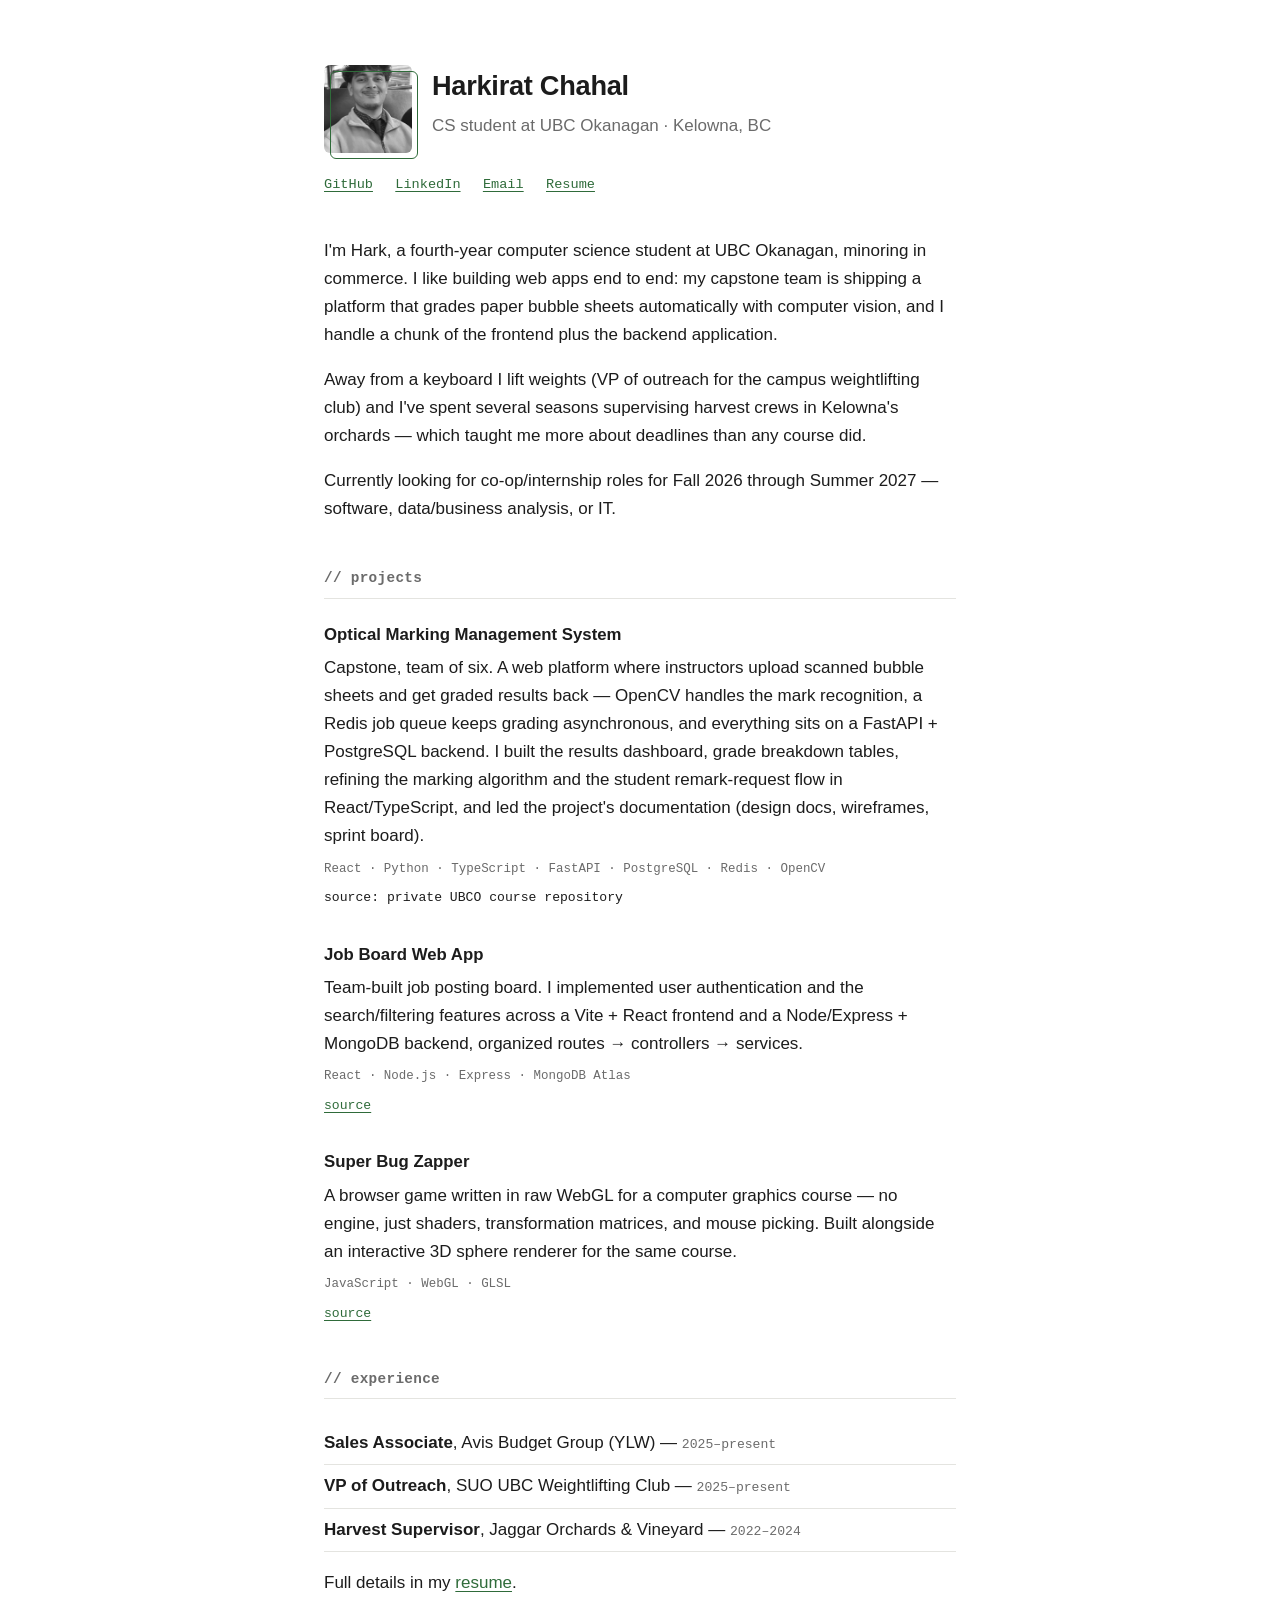
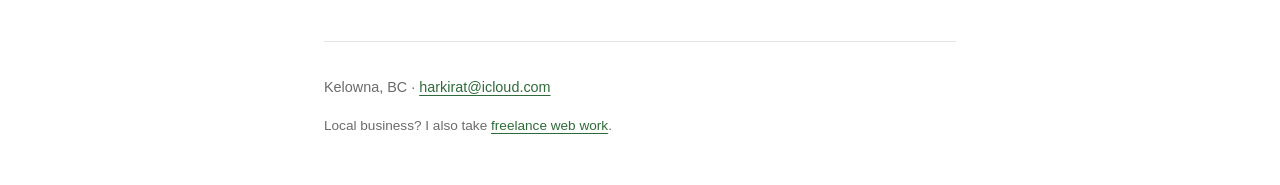
<file: index.html>
<!DOCTYPE html>
<html lang="en">
<head>
  <meta charset="UTF-8">
  <meta name="viewport" content="width=device-width, initial-scale=1.0">
  <title>Harkirat Chahal</title>
  <meta name="description" content="Harkirat Chahal — computer science student at UBC Okanagan. Projects, experience, and contact.">
  <link rel="stylesheet" href="style.css">
</head>
<body>
  <main>
    <header>
      <div class="header-row">                   
        <a href="#" class="pfp" aria-hidden="true" tabindex="-1"> 
          <img src="linkedin-pic.jpeg" alt="Harkirat Chahal">       
        </a>                                                      
        <div>
          <h1>Harkirat Chahal</h1>
          <p class="tagline">CS student at UBC Okanagan · Kelowna, BC</p>
        </div>                                                    <!-- new -->
      </div> 
      <nav class="links">
        <a href="https://github.com/harkirat-c">GitHub</a>
        <a href="https://www.linkedin.com/in/harkirat-chahal/">LinkedIn</a>
        <a href="mailto:harkirat@icloud.com">Email</a>
        <a href="Harkirat_Chahal_Resume.pdf">Resume</a>
      </nav>
    </header>

    <section id="about">
      <p>
        I'm Hark, a fourth-year computer science student at UBC Okanagan, minoring in
        commerce. I like building web apps end to end: my capstone team is shipping a
        platform that grades paper bubble sheets automatically with computer vision,
        and I handle a chunk of the frontend plus the backend application.
      </p>
      <p>
        Away from a keyboard I lift weights (VP of outreach for the campus weightlifting
        club) and I've spent several seasons supervising harvest crews in Kelowna's
        orchards — which taught me more about deadlines than any course did.
      </p>
      <p>
        Currently looking for co-op/internship roles for Fall 2026 through Summer 2027 —
        software, data/business analysis, or IT.
      </p>
    </section>

    <section id="projects">
      <h2>// projects</h2>

      <article class="project">
        <h3>Optical Marking Management System</h3>
        <p>
          Capstone, team of six. A web platform where instructors upload scanned
          bubble sheets and get graded results back — OpenCV handles the mark recognition,
          a Redis job queue keeps grading asynchronous, and everything sits on a FastAPI +
          PostgreSQL backend. I built the results dashboard, grade breakdown tables, refining the marking algorithm and
          the student remark-request flow in React/TypeScript, and led the project's
          documentation (design docs, wireframes, sprint board).
        </p>
        <p class="tags">React · Python · TypeScript · FastAPI · PostgreSQL · Redis · OpenCV</p>
        <p class="plink">source: private UBCO course repository</p>
      </article>

      <article class="project">
        <h3>Job Board Web App</h3>
        <p>
          Team-built job posting board. I implemented user authentication and the
          search/filtering features across a Vite + React frontend and a Node/Express +
          MongoDB backend, organized routes → controllers → services.
        </p>
        <p class="tags">React · Node.js · Express · MongoDB Atlas</p>
        <p class="plink"><a href="https://github.com/harkirat-c/job-board-showcase">source</a></p>
      </article>

      <article class="project">
        <h3>Super Bug Zapper</h3>
        <p>
          A browser game written in raw WebGL for a computer graphics course — no engine,
          just shaders, transformation matrices, and mouse picking. Built alongside an
          interactive 3D sphere renderer for the same course.
        </p>
        <p class="tags">JavaScript · WebGL · GLSL</p>
        <p class="plink"><a href="https://github.com/harkirat-c/SuperBugZapper">source</a></p>
      </article>
    </section>

    <section id="experience">
      <h2>// experience</h2>
      <ul class="jobs">
        <li><span class="role">Sales Associate</span>, Avis Budget Group (YLW) — <span class="when">2025–present</span></li>
        <li><span class="role">VP of Outreach</span>, SUO UBC Weightlifting Club — <span class="when">2025–present</span></li>
        <li><span class="role">Harvest Supervisor</span>, Jaggar Orchards &amp; Vineyard — <span class="when">2022–2024</span></li>
      </ul>
      <p>Full details in my <a href="Harkirat_Chahal_Resume.pdf">resume</a>.</p>
    </section>

    <footer>
      <p>Kelowna, BC · <a href="mailto:harkirat@icloud.com">harkirat@icloud.com</a></p>
      <p class="foot-alt">Local business? I also take <a href="hire.html">freelance web work</a>.</p>
    </footer>
  </main>
</body>
</html>
</file>
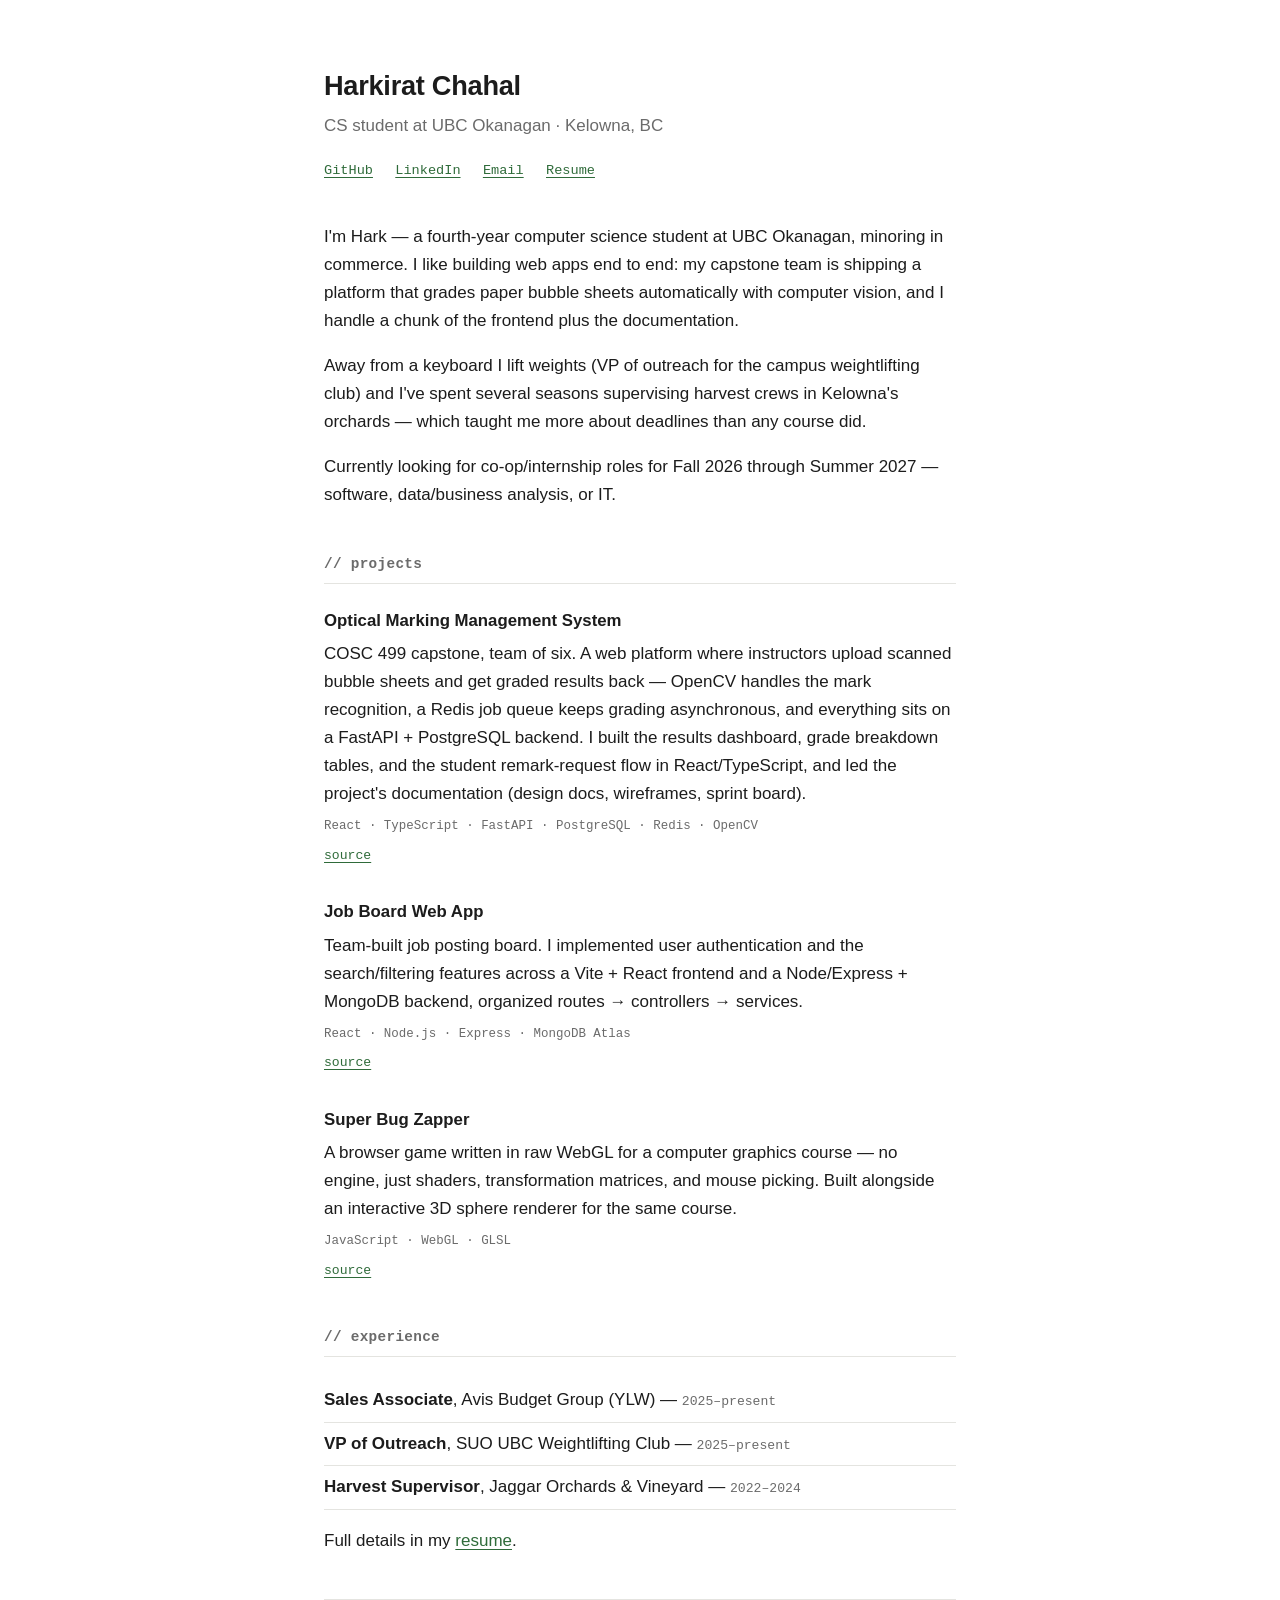
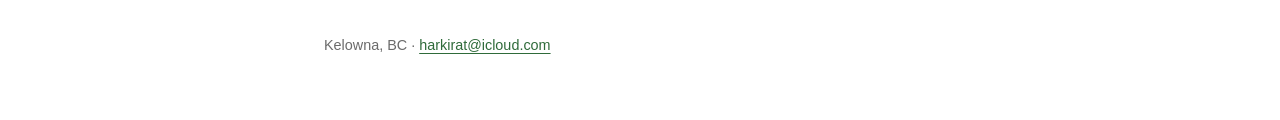
<file: portfolio-site/index.html>
<!DOCTYPE html>
<html lang="en">
<head>
  <meta charset="UTF-8">
  <meta name="viewport" content="width=device-width, initial-scale=1.0">
  <title>Harkirat Chahal</title>
  <meta name="description" content="Harkirat Chahal — computer science student at UBC Okanagan. Projects, experience, and contact.">
  <link rel="stylesheet" href="style.css">
</head>
<body>
  <main>
    <header>
      <h1>Harkirat Chahal</h1>
      <p class="tagline">CS student at UBC Okanagan · Kelowna, BC</p>
      <nav class="links">
        <a href="https://github.com/harkirat-c">GitHub</a>
        <a href="https://www.linkedin.com/in/harkirat-chahal/">LinkedIn</a>
        <a href="mailto:harkirat@icloud.com">Email</a>
        <a href="Harkirat_Chahal_Resume.pdf">Resume</a>
      </nav>
    </header>

    <section id="about">
      <p>
        I'm Hark — a fourth-year computer science student at UBC Okanagan, minoring in
        commerce. I like building web apps end to end: my capstone team is shipping a
        platform that grades paper bubble sheets automatically with computer vision,
        and I handle a chunk of the frontend plus the documentation.
      </p>
      <p>
        Away from a keyboard I lift weights (VP of outreach for the campus weightlifting
        club) and I've spent several seasons supervising harvest crews in Kelowna's
        orchards — which taught me more about deadlines than any course did.
      </p>
      <p>
        Currently looking for co-op/internship roles for Fall 2026 through Summer 2027 —
        software, data/business analysis, or IT.
      </p>
    </section>

    <section id="projects">
      <h2>// projects</h2>

      <article class="project">
        <h3>Optical Marking Management System</h3>
        <p>
          COSC 499 capstone, team of six. A web platform where instructors upload scanned
          bubble sheets and get graded results back — OpenCV handles the mark recognition,
          a Redis job queue keeps grading asynchronous, and everything sits on a FastAPI +
          PostgreSQL backend. I built the results dashboard, grade breakdown tables, and
          the student remark-request flow in React/TypeScript, and led the project's
          documentation (design docs, wireframes, sprint board).
        </p>
        <p class="tags">React · TypeScript · FastAPI · PostgreSQL · Redis · OpenCV</p>
        <p class="plink"><a href="https://github.com/harkirat-c/REPO">source</a></p>
      </article>

      <article class="project">
        <h3>Job Board Web App</h3>
        <p>
          Team-built job posting board. I implemented user authentication and the
          search/filtering features across a Vite + React frontend and a Node/Express +
          MongoDB backend, organized routes → controllers → services.
        </p>
        <p class="tags">React · Node.js · Express · MongoDB Atlas</p>
        <p class="plink"><a href="https://github.com/harkirat-c/REPO">source</a></p>
      </article>

      <article class="project">
        <h3>Super Bug Zapper</h3>
        <p>
          A browser game written in raw WebGL for a computer graphics course — no engine,
          just shaders, transformation matrices, and mouse picking. Built alongside an
          interactive 3D sphere renderer for the same course.
        </p>
        <p class="tags">JavaScript · WebGL · GLSL</p>
        <p class="plink"><a href="https://github.com/harkirat-c/REPO">source</a></p>
      </article>
    </section>

    <section id="experience">
      <h2>// experience</h2>
      <ul class="jobs">
        <li><span class="role">Sales Associate</span>, Avis Budget Group (YLW) — <span class="when">2025–present</span></li>
        <li><span class="role">VP of Outreach</span>, SUO UBC Weightlifting Club — <span class="when">2025–present</span></li>
        <li><span class="role">Harvest Supervisor</span>, Jaggar Orchards &amp; Vineyard — <span class="when">2022–2024</span></li>
      </ul>
      <p>Full details in my <a href="Harkirat_Chahal_Resume.pdf">resume</a>.</p>
    </section>

    <footer>
      <p>Kelowna, BC · <a href="mailto:harkirat@icloud.com">harkirat@icloud.com</a></p>
    </footer>
  </main>
</body>
</html>
</file>
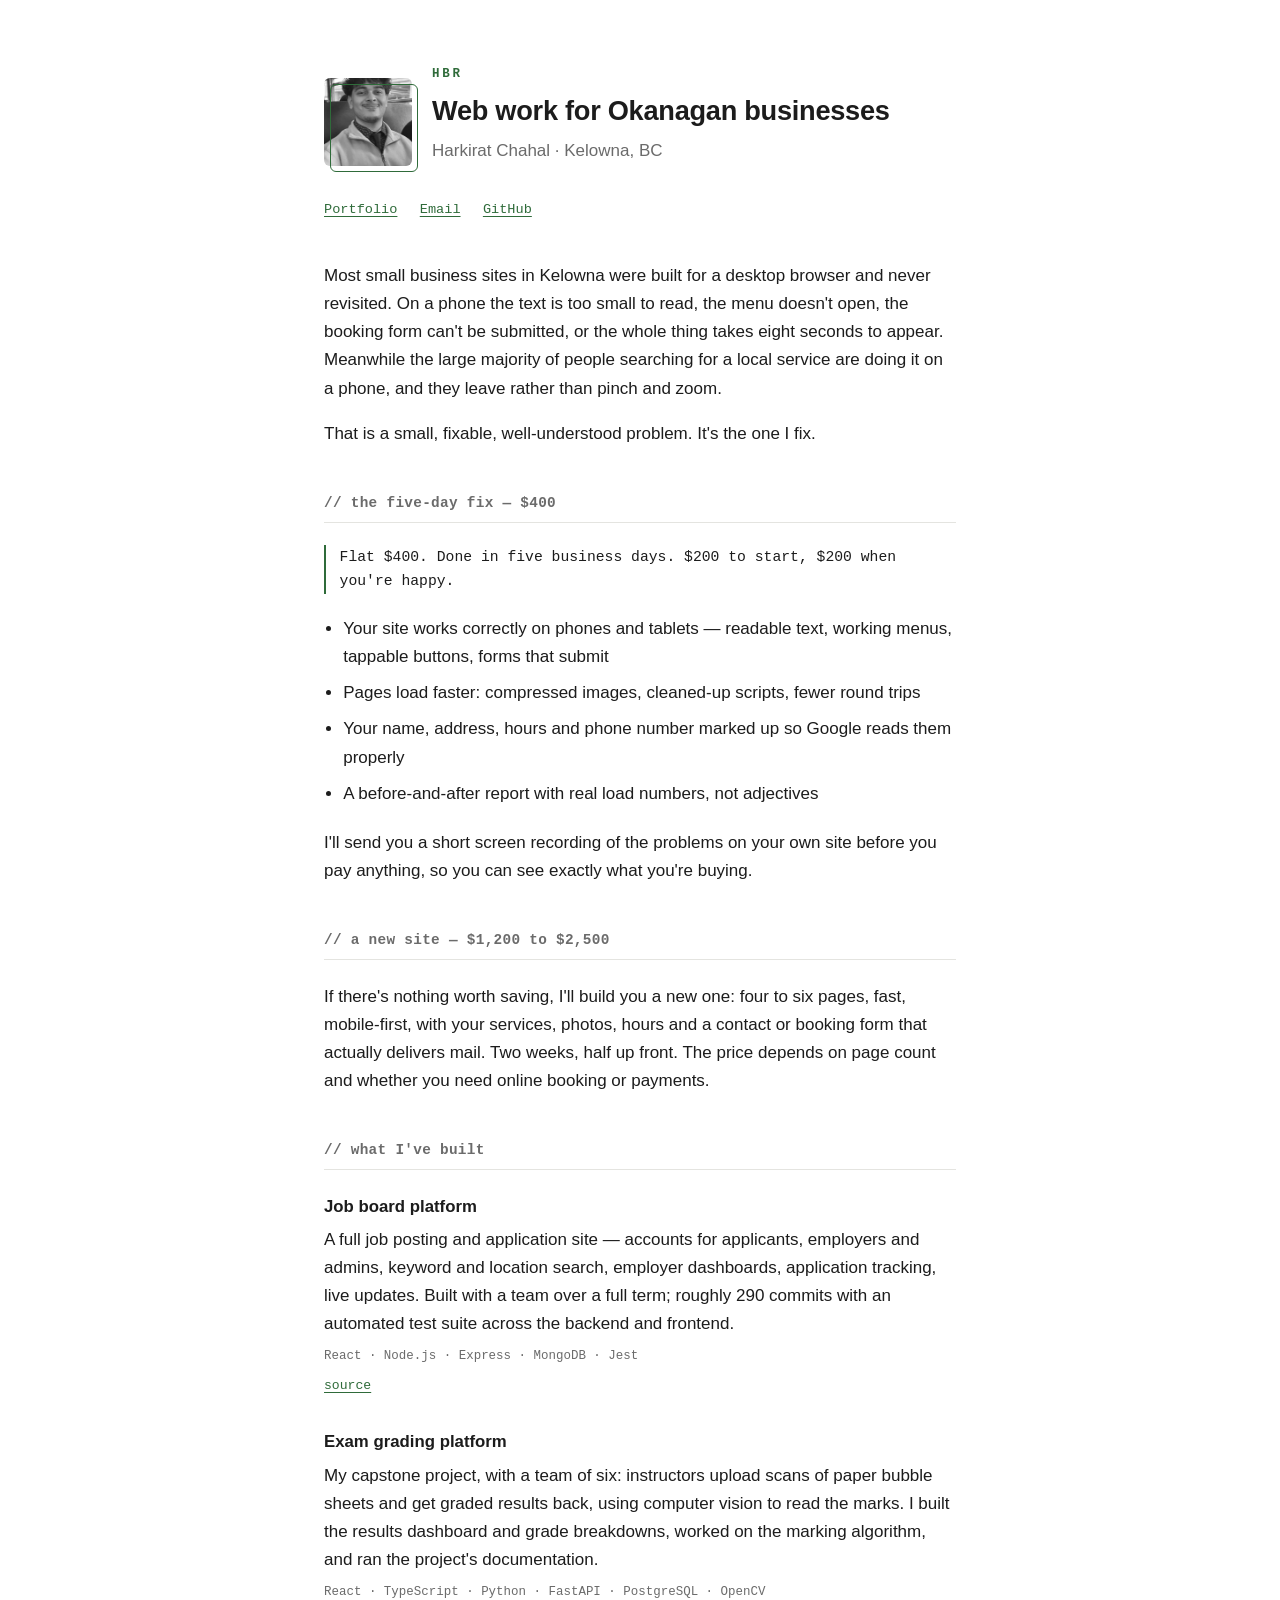
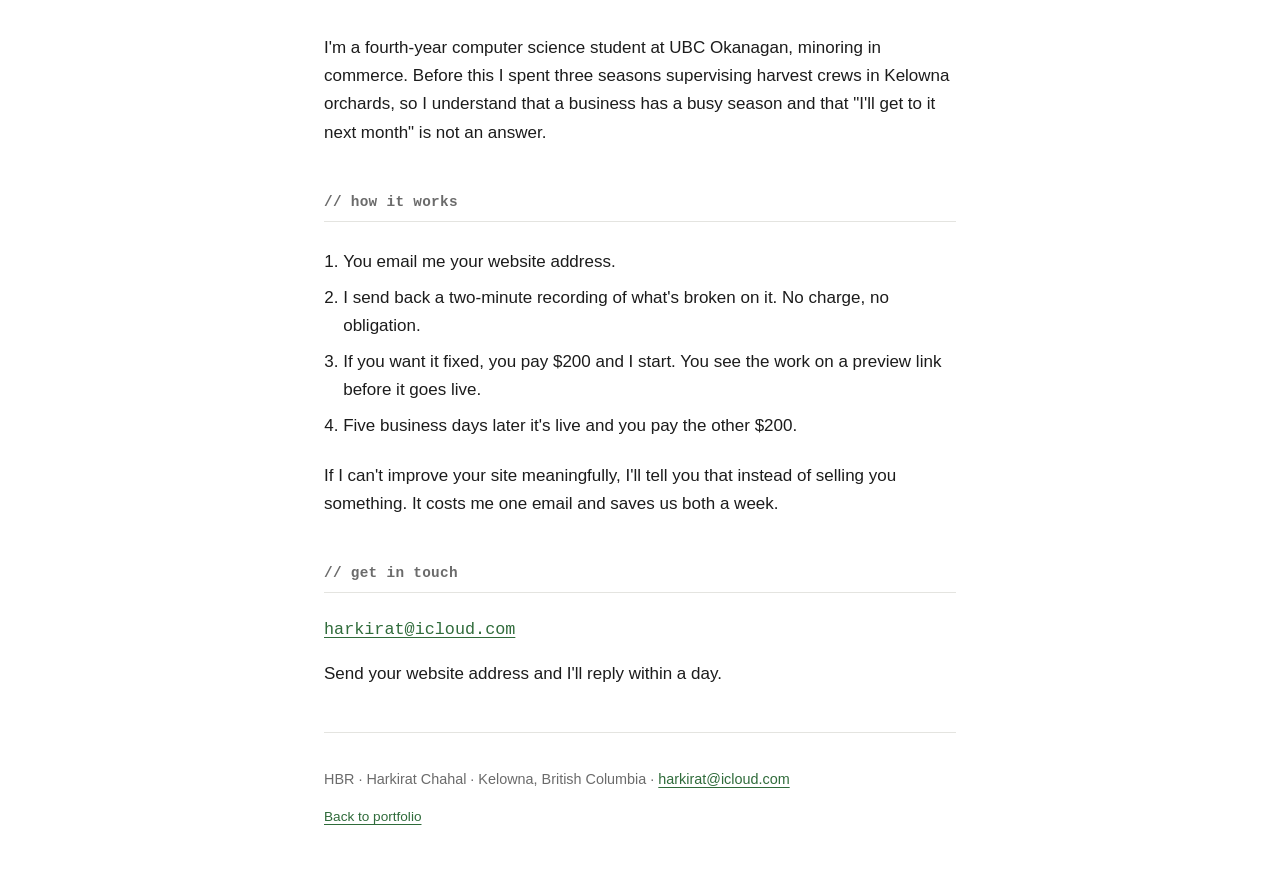
<file: hire.html>
<!DOCTYPE html>
<html lang="en">
<head>
  <meta charset="UTF-8">
  <meta name="viewport" content="width=device-width, initial-scale=1.0">
  <title>HBR — Web Work for Okanagan Businesses</title>
  <meta name="description" content="HBR — web development for Okanagan businesses by Harkirat Chahal. Mobile and speed fixes in five days, and full small-business websites.">
  <link rel="stylesheet" href="style.css">
</head>
<body>
  <main>
    <header>
      <div class="header-row">
        <a href="index.html" class="pfp" aria-hidden="true" tabindex="-1">
          <img src="linkedin-pic.jpeg" alt="Harkirat Chahal">
        </a>
        <div>
          <p class="wordmark">HBR</p>
          <h1>Web work for Okanagan businesses</h1>
          <p class="tagline">Harkirat Chahal · Kelowna, BC</p>
        </div>
      </div>
      <nav class="links">
        <a href="index.html">Portfolio</a>
        <a href="mailto:harkirat@icloud.com">Email</a>
        <a href="https://github.com/harkirat-c">GitHub</a>
      </nav>
    </header>

    <section id="problem">
      <p>
        Most small business sites in Kelowna were built for a desktop browser and
        never revisited. On a phone the text is too small to read, the menu doesn't
        open, the booking form can't be submitted, or the whole thing takes eight
        seconds to appear. Meanwhile the large majority of people searching for a
        local service are doing it on a phone, and they leave rather than pinch
        and zoom.
      </p>
      <p>That is a small, fixable, well-understood problem. It's the one I fix.</p>
    </section>

    <section id="offer">
      <h2>// the five-day fix — $400</h2>
      <p class="price-line">Flat $400. Done in five business days. $200 to start, $200 when you're happy.</p>
      <ul class="deliverables">
        <li>Your site works correctly on phones and tablets — readable text, working menus, tappable buttons, forms that submit</li>
        <li>Pages load faster: compressed images, cleaned-up scripts, fewer round trips</li>
        <li>Your name, address, hours and phone number marked up so Google reads them properly</li>
        <li>A before-and-after report with real load numbers, not adjectives</li>
      </ul>
      <p>
        I'll send you a short screen recording of the problems on your own site
        before you pay anything, so you can see exactly what you're buying.
      </p>
    </section>

    <section id="bigger">
      <h2>// a new site — $1,200 to $2,500</h2>
      <p>
        If there's nothing worth saving, I'll build you a new one: four to six pages,
        fast, mobile-first, with your services, photos, hours and a contact or
        booking form that actually delivers mail. Two weeks, half up front. The price
        depends on page count and whether you need online booking or payments.
      </p>
    </section>

    <section id="proof">
      <h2>// what I've built</h2>
      <article class="project">
        <h3>Job board platform</h3>
        <p>
          A full job posting and application site — accounts for applicants, employers
          and admins, keyword and location search, employer dashboards, application
          tracking, live updates. Built with a team over a full term; roughly 290
          commits with an automated test suite across the backend and frontend.
        </p>
        <p class="tags">React · Node.js · Express · MongoDB · Jest</p>
        <p class="plink"><a href="https://github.com/harkirat-c/job-board-showcase">source</a></p>
      </article>
      <article class="project">
        <h3>Exam grading platform</h3>
        <p>
          My capstone project, with a team of six: instructors upload scans of paper
          bubble sheets and get graded results back, using computer vision to read the
          marks. I built the results dashboard and grade breakdowns, worked on the
          marking algorithm, and ran the project's documentation.
        </p>
        <p class="tags">React · TypeScript · Python · FastAPI · PostgreSQL · OpenCV</p>
      </article>
      <p>
        I'm a fourth-year computer science student at UBC Okanagan, minoring in
        commerce. Before this I spent three seasons supervising harvest crews in
        Kelowna orchards, so I understand that a business has a busy season and that
        "I'll get to it next month" is not an answer.
      </p>
    </section>

    <section id="how">
      <h2>// how it works</h2>
      <ol class="steps">
        <li>You email me your website address.</li>
        <li>I send back a two-minute recording of what's broken on it. No charge, no obligation.</li>
        <li>If you want it fixed, you pay $200 and I start. You see the work on a preview link before it goes live.</li>
        <li>Five business days later it's live and you pay the other $200.</li>
      </ol>
      <p>
        If I can't improve your site meaningfully, I'll tell you that instead of
        selling you something. It costs me one email and saves us both a week.
      </p>
    </section>

    <section id="contact">
      <h2>// get in touch</h2>
      <p class="cta">
        <a href="mailto:harkirat@icloud.com?subject=Website%20audit%20request">harkirat@icloud.com</a>
      </p>
      <p>Send your website address and I'll reply within a day.</p>
    </section>

    <footer>
      <p>HBR · Harkirat Chahal · Kelowna, British Columbia · <a href="mailto:harkirat@icloud.com">harkirat@icloud.com</a></p>
      <p class="foot-alt"><a href="index.html">Back to portfolio</a></p>
    </footer>
  </main>
</body>
</html>
</file>
<file: style.css>
:root {
  --ink: #1c1c1c;
  --muted: #6b6b6b;
  --accent: #2f6b3a;
  --rule: #e4e4e0;
  --mono: ui-monospace, "SF Mono", "Cascadia Code", Menlo, Consolas, monospace;
}

* { box-sizing: border-box; }

body {
  margin: 0;
  color: var(--ink);
  background: #fff;
  font: 17px/1.65 -apple-system, BlinkMacSystemFont, "Segoe UI", Roboto, Helvetica, Arial, sans-serif;
}

main {
  max-width: 42rem;
  margin: 0 auto;
  padding: 4rem 1.25rem 3rem;
}

header { margin-bottom: 2.5rem; }

h1 {
  font-size: 1.7rem;
  margin: 0 0 0.2rem;
  letter-spacing: -0.01em;
}

.tagline {
  color: var(--muted);
  margin: 0 0 0.9rem;
}

.links a {
  font-family: var(--mono);
  font-size: 0.85rem;
  margin-right: 1.1rem;
}

a {
  color: var(--accent);
  text-decoration-thickness: 1px;
  text-underline-offset: 3px;
}

a:hover { text-decoration-thickness: 2px; }

a:focus-visible {
  outline: 2px solid var(--accent);
  outline-offset: 2px;
}

section { margin-bottom: 2.75rem; }

h2 {
  font-family: var(--mono);
  font-size: 0.9rem;
  font-weight: 600;
  color: var(--muted);
  letter-spacing: 0.02em;
  border-bottom: 1px solid var(--rule);
  padding-bottom: 0.4rem;
  margin: 0 0 1.4rem;
}

.project { margin-bottom: 2rem; }

.project h3 {
  font-size: 1.05rem;
  margin: 0 0 0.35rem;
}

.project p { margin: 0 0 0.5rem; }

.tags {
  font-family: var(--mono);
  font-size: 0.78rem;
  color: var(--muted);
}

.plink { font-family: var(--mono); font-size: 0.82rem; }

.jobs {
  list-style: none;
  padding: 0;
  margin: 0 0 1rem;
}

.jobs li {
  padding: 0.45rem 0;
  border-bottom: 1px solid var(--rule);
}

.role { font-weight: 600; }

.when {
  color: var(--muted);
  font-family: var(--mono);
  font-size: 0.82rem;
}

footer {
  border-top: 1px solid var(--rule);
  padding-top: 1.25rem;
  color: var(--muted);
  font-size: 0.9rem;
}

@media (max-width: 480px) {
  main { padding-top: 2.5rem; }
  body { font-size: 16px; }
}

.header-row {
  display: flex;
  align-items: center;
  gap: 1.25rem;
  margin-bottom: 0.9rem;
}

.pfp {
  flex-shrink: 0;
  display: block;
  position: relative;
}

.pfp img {
  display: block;
  width: 88px;
  height: 88px;
  object-fit: cover;
  border-radius: 6px;
  filter: grayscale(1);
  transition: filter 0.35s ease, transform 0.35s ease;
}

.pfp::after {
  content: "";
  position: absolute;
  inset: 0;
  border: 1.5px solid var(--accent);
  border-radius: 6px;
  transform: translate(6px, 6px);
  transition: transform 0.35s ease;
  pointer-events: none;
}

.pfp:hover img { filter: grayscale(0); transform: translate(-2px, -2px); }
.pfp:hover::after { transform: translate(3px, 3px); }

@media (prefers-reduced-motion: reduce) {
  .pfp img, .pfp::after { transition: none; }
}

@media (max-width: 480px) {
  .pfp img { width: 72px; height: 72px; }
}
/* --- hire.html --- */

.price-line {
  font-family: var(--mono);
  font-size: 0.92rem;
  color: var(--ink);
  border-left: 2px solid var(--accent);
  padding-left: 0.85rem;
  margin: 0 0 1.1rem;
}

.deliverables,
.steps {
  padding-left: 1.2rem;
  margin: 0 0 1.1rem;
}

.deliverables li,
.steps li { padding: 0.25rem 0; }

.cta {
  font-family: var(--mono);
  font-size: 1.05rem;
  margin: 0 0 0.5rem;
}

.foot-alt {
  font-size: 0.85rem;
  margin: 0.4rem 0 0;
}

.wordmark {
  font-family: var(--mono);
  font-size: 0.78rem;
  font-weight: 600;
  letter-spacing: 0.22em;
  color: var(--accent);
  margin: 0 0 0.3rem;
}
</file>
<file: portfolio-site/style.css>
:root {
  --ink: #1c1c1c;
  --muted: #6b6b6b;
  --accent: #2f6b3a;
  --rule: #e4e4e0;
  --mono: ui-monospace, "SF Mono", "Cascadia Code", Menlo, Consolas, monospace;
}

* { box-sizing: border-box; }

body {
  margin: 0;
  color: var(--ink);
  background: #fff;
  font: 17px/1.65 -apple-system, BlinkMacSystemFont, "Segoe UI", Roboto, Helvetica, Arial, sans-serif;
}

main {
  max-width: 42rem;
  margin: 0 auto;
  padding: 4rem 1.25rem 3rem;
}

header { margin-bottom: 2.5rem; }

h1 {
  font-size: 1.7rem;
  margin: 0 0 0.2rem;
  letter-spacing: -0.01em;
}

.tagline {
  color: var(--muted);
  margin: 0 0 0.9rem;
}

.links a {
  font-family: var(--mono);
  font-size: 0.85rem;
  margin-right: 1.1rem;
}

a {
  color: var(--accent);
  text-decoration-thickness: 1px;
  text-underline-offset: 3px;
}

a:hover { text-decoration-thickness: 2px; }

a:focus-visible {
  outline: 2px solid var(--accent);
  outline-offset: 2px;
}

section { margin-bottom: 2.75rem; }

h2 {
  font-family: var(--mono);
  font-size: 0.9rem;
  font-weight: 600;
  color: var(--muted);
  letter-spacing: 0.02em;
  border-bottom: 1px solid var(--rule);
  padding-bottom: 0.4rem;
  margin: 0 0 1.4rem;
}

.project { margin-bottom: 2rem; }

.project h3 {
  font-size: 1.05rem;
  margin: 0 0 0.35rem;
}

.project p { margin: 0 0 0.5rem; }

.tags {
  font-family: var(--mono);
  font-size: 0.78rem;
  color: var(--muted);
}

.plink { font-family: var(--mono); font-size: 0.82rem; }

.jobs {
  list-style: none;
  padding: 0;
  margin: 0 0 1rem;
}

.jobs li {
  padding: 0.45rem 0;
  border-bottom: 1px solid var(--rule);
}

.role { font-weight: 600; }

.when {
  color: var(--muted);
  font-family: var(--mono);
  font-size: 0.82rem;
}

footer {
  border-top: 1px solid var(--rule);
  padding-top: 1.25rem;
  color: var(--muted);
  font-size: 0.9rem;
}

@media (max-width: 480px) {
  main { padding-top: 2.5rem; }
  body { font-size: 16px; }
}
</file>
